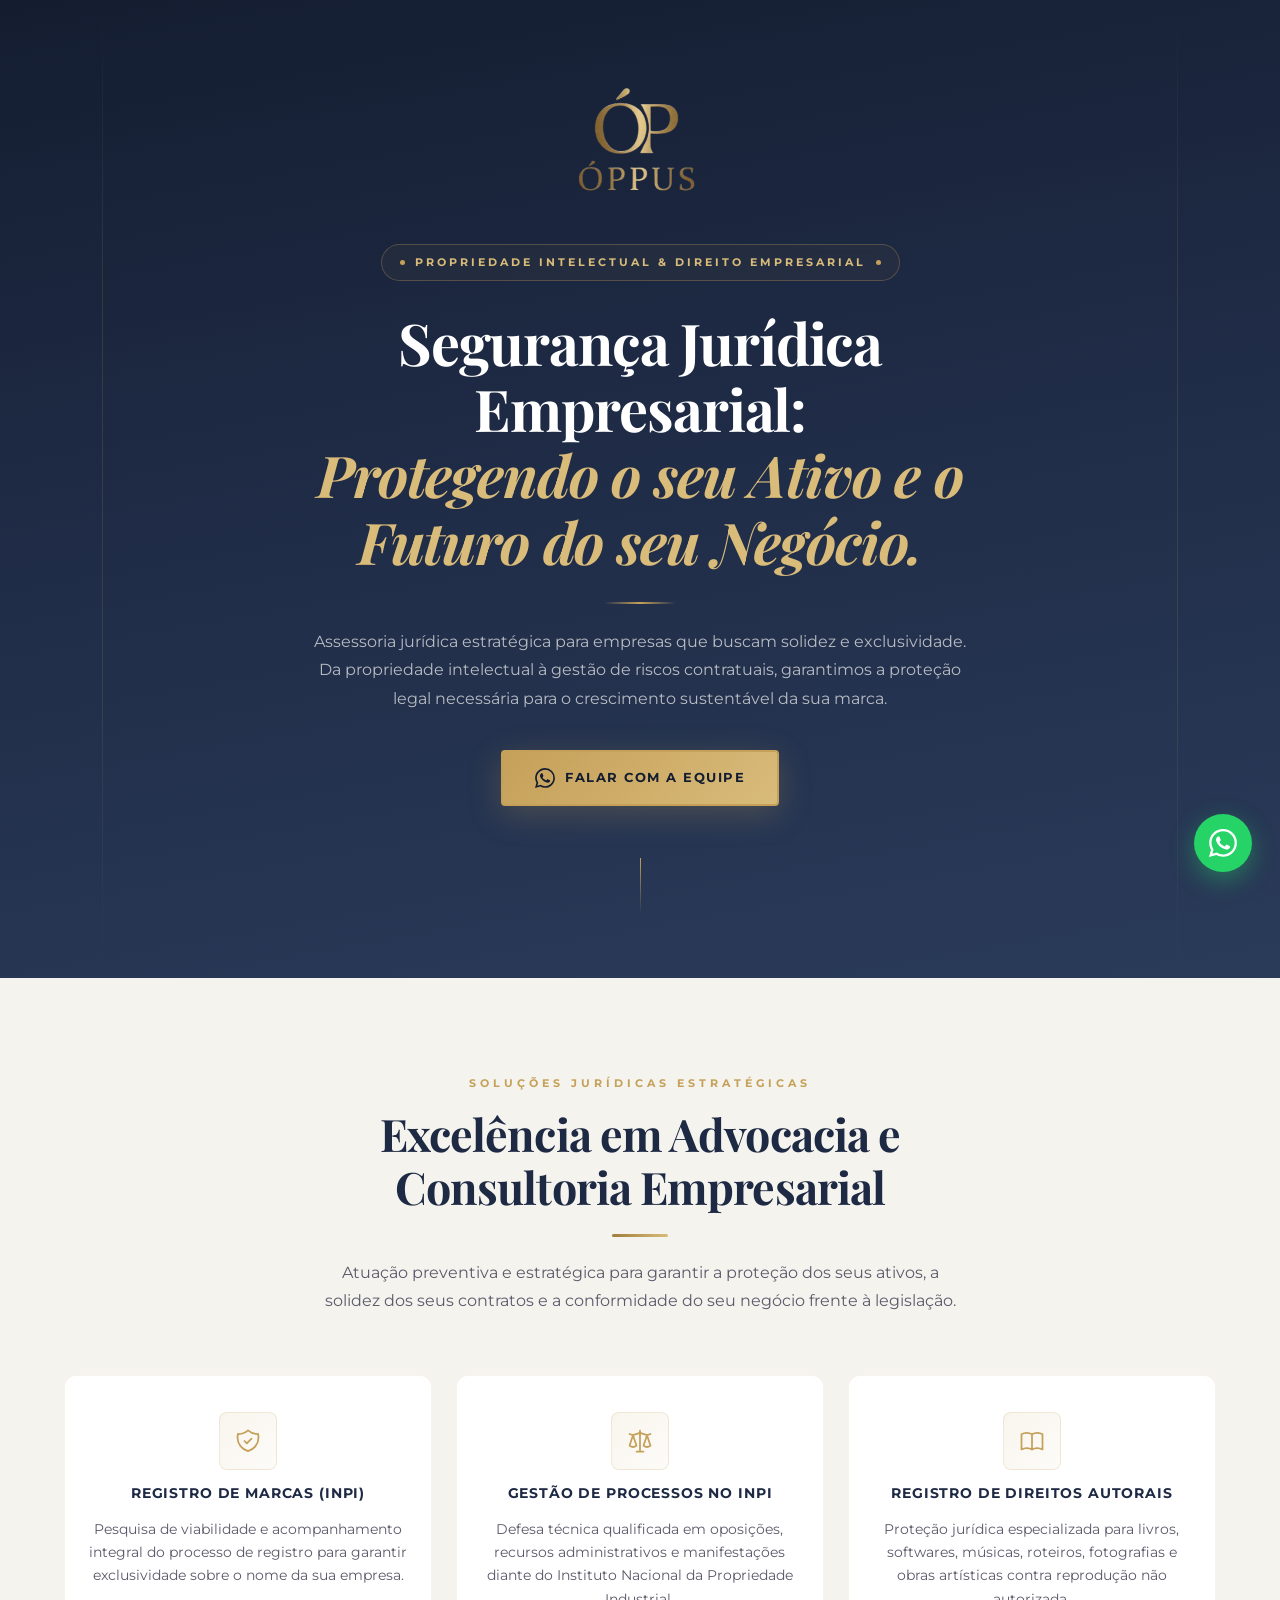
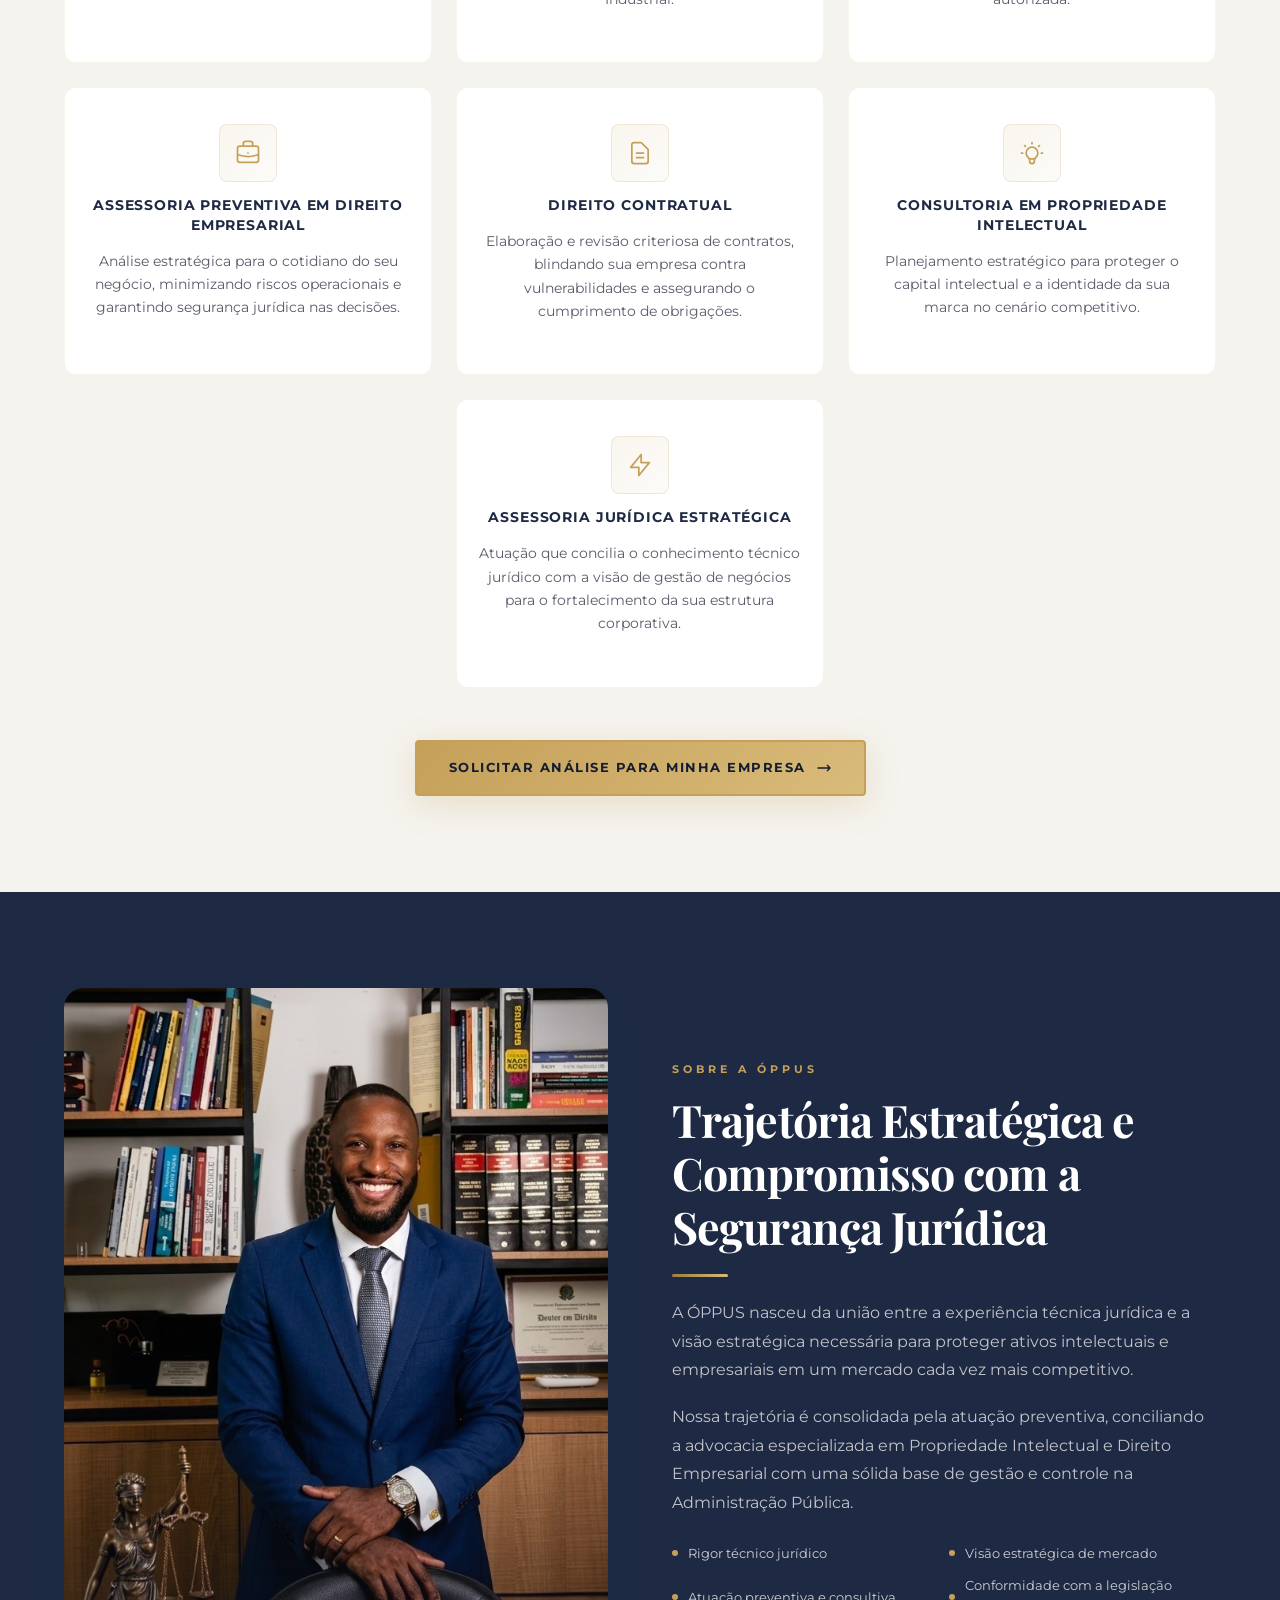
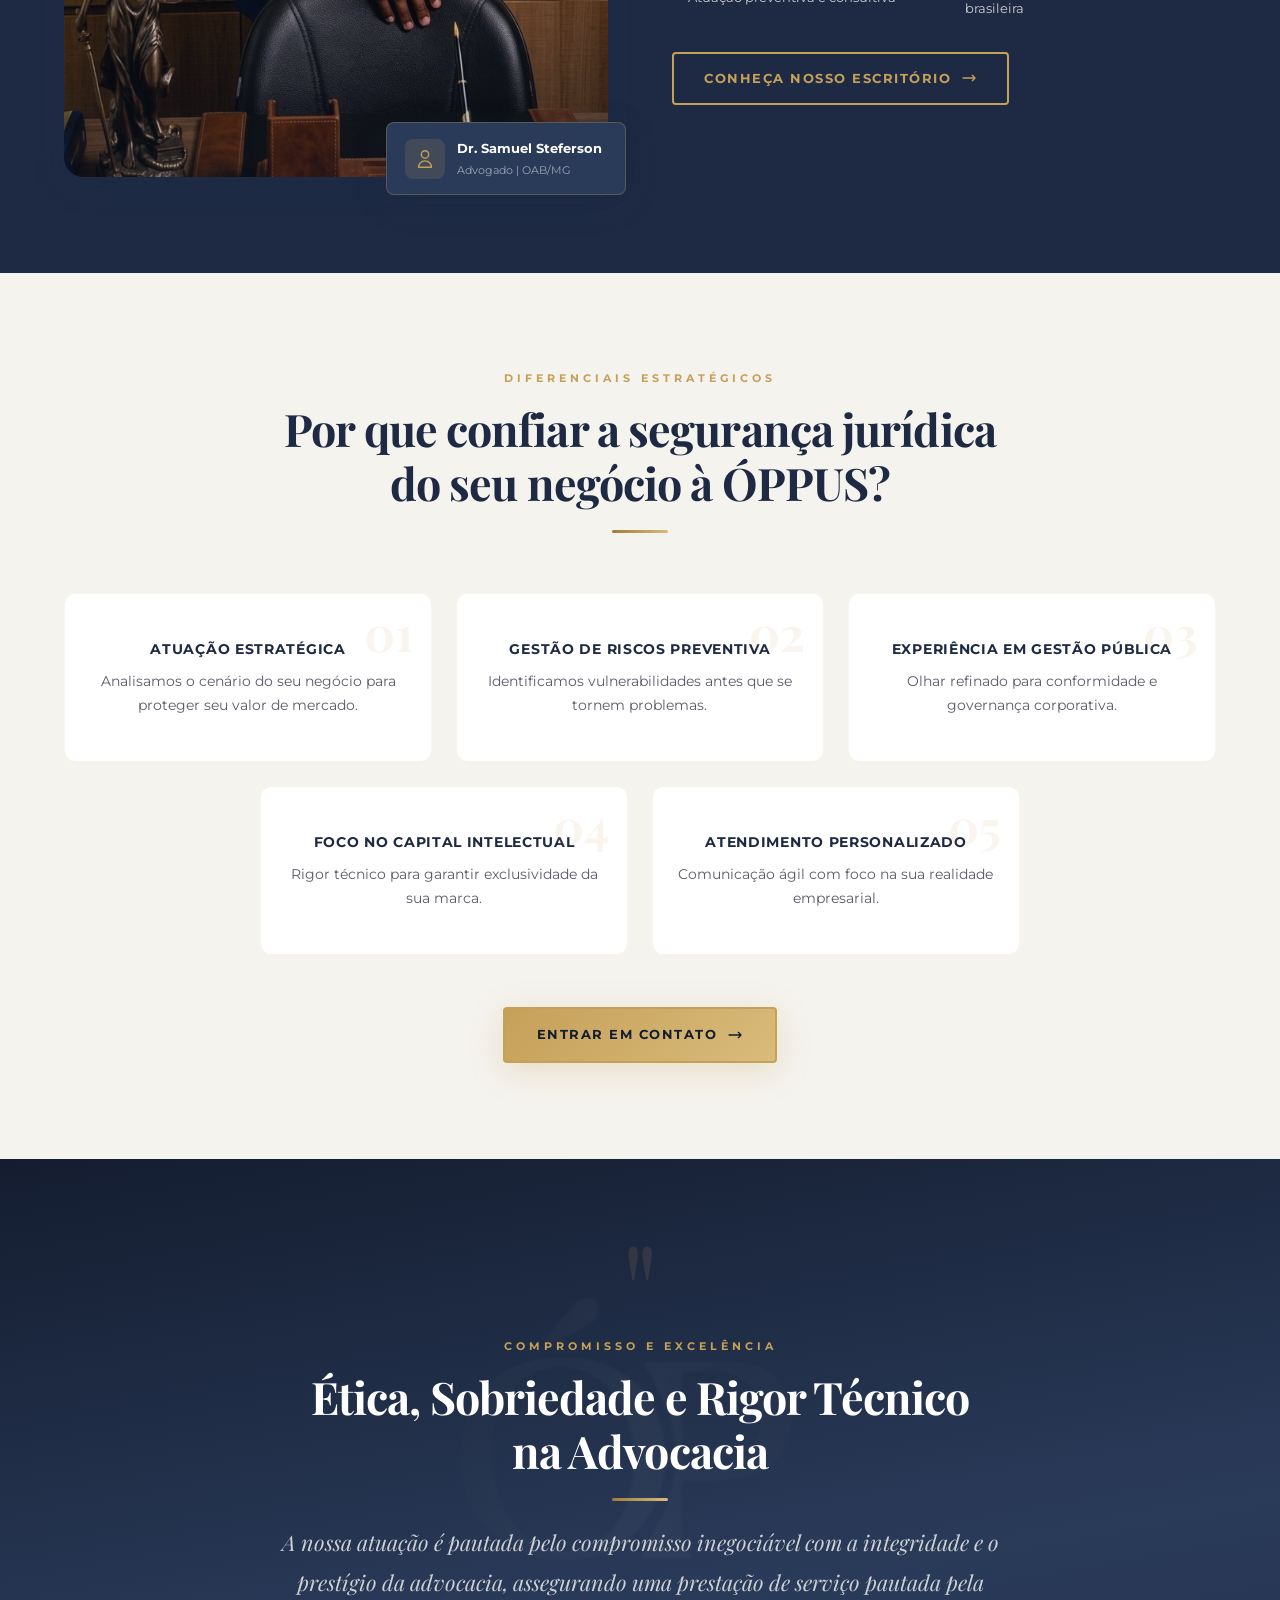
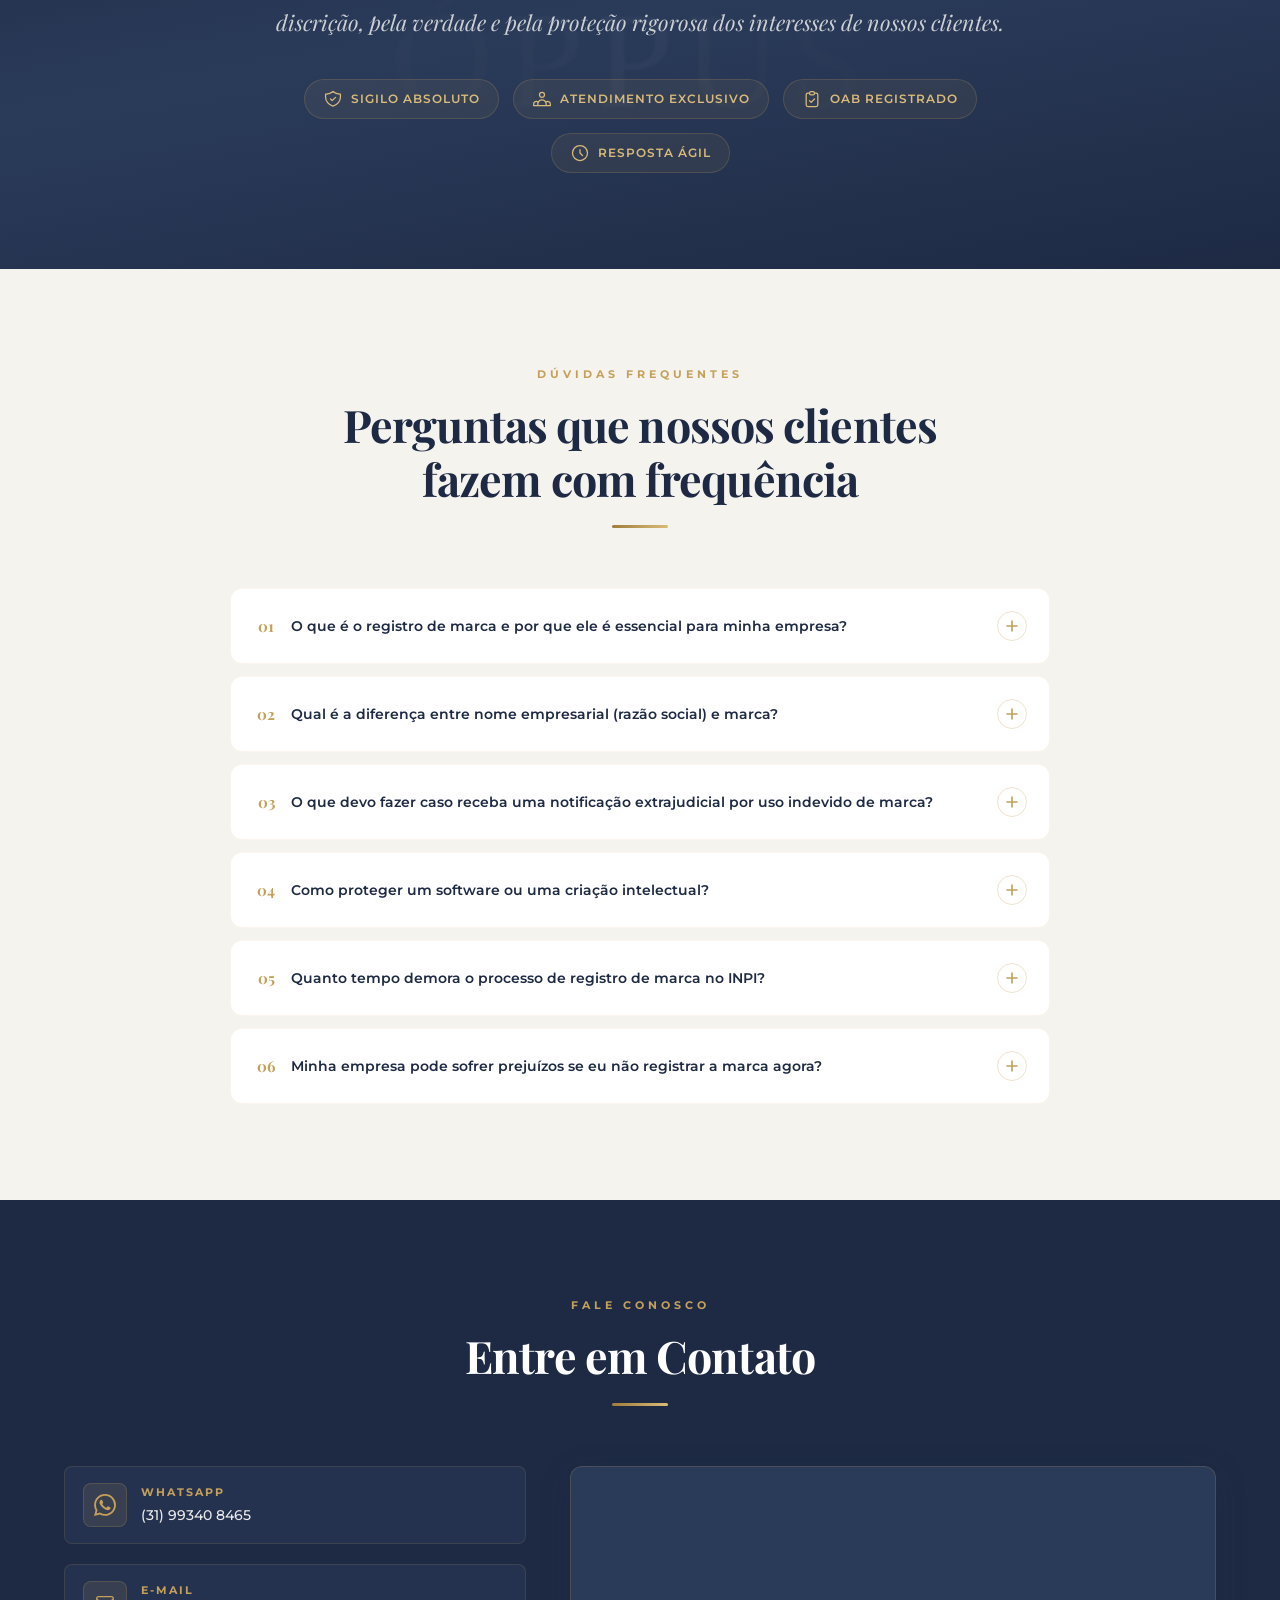
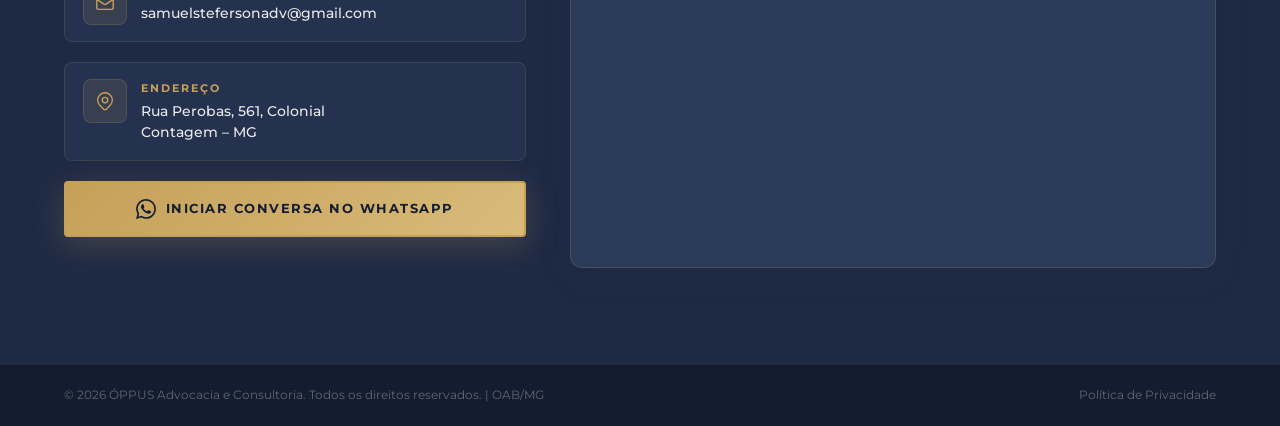
<file: index.html>
<!DOCTYPE html>
<html lang="pt-BR">
<head>
    <meta charset="UTF-8">
    <meta name="viewport" content="width=device-width, initial-scale=1.0">
    <title>ÓPPUS | Advocacia e Consultoria Empresarial</title>
    <meta name="description" content="Assessoria jurídica estratégica para empresas que buscam solidez e exclusividade. Especialistas em Propriedade Intelectual, Registro de Marcas INPI e Direito Empresarial em Contagem - MG.">
    <meta name="keywords" content="advocacia empresarial, registro de marcas INPI, propriedade intelectual, direito contratual, consultoria jurídica, Contagem MG">
    <meta property="og:title" content="ÓPPUS | Advocacia e Consultoria Empresarial">
    <meta property="og:description" content="Segurança jurídica estratégica para empresas. Propriedade Intelectual, Registro de Marcas e Direito Empresarial.">
    <meta property="og:type" content="website">

    <!-- Google Fonts -->
    <link rel="preconnect" href="https://fonts.googleapis.com">
    <link rel="preconnect" href="https://fonts.gstatic.com" crossorigin>
    <link href="https://fonts.googleapis.com/css2?family=Montserrat:wght@300;400;500;600;700;800&family=Playfair+Display:ital,wght@0,400;0,600;0,700;1,400;1,600&display=swap" rel="stylesheet">

    <link rel="stylesheet" href="style.css">
</head>
<body>

    <!-- ══════════════════════════════════════════════ -->
    <!-- DOBRA 1: HERO                                  -->
    <!-- ══════════════════════════════════════════════ -->
    <section id="hero" class="hero-section">
        <!-- Animated Background Particles -->
        <div class="hero-particles">
            <span></span><span></span><span></span><span></span>
            <span></span><span></span><span></span><span></span>
        </div>

        <!-- Decorative Gold Lines -->
        <div class="hero-deco-line hero-deco-left"></div>
        <div class="hero-deco-line hero-deco-right"></div>

        <div class="hero-inner">
            <!-- Logo -->
            <div class="hero-logo-wrap" data-animate="fade-down">
                <img src="logo-gold.png" alt="ÓPPUS Advocacia" class="hero-logo">
            </div>

            <!-- Badge -->
            <div class="hero-badge" data-animate="fade-up" data-delay="100">
                <span class="badge-dot"></span>
                <span>Propriedade Intelectual &amp; Direito Empresarial</span>
                <span class="badge-dot"></span>
            </div>

            <!-- Headline -->
            <h1 class="hero-headline" data-animate="fade-up" data-delay="200">
                Segurança Jurídica Empresarial:<br>
                <em>Protegendo o seu Ativo e o<br>Futuro do seu Negócio.</em>
            </h1>

            <!-- Divider -->
            <div class="hero-divider" data-animate="scale-in" data-delay="350"></div>

            <!-- Subheadline -->
            <p class="hero-sub" data-animate="fade-up" data-delay="400">
                Assessoria jurídica estratégica para empresas que buscam solidez e exclusividade. Da propriedade intelectual à gestão de riscos contratuais, garantimos a proteção legal necessária para o crescimento sustentável da sua marca.
            </p>

            <!-- CTA -->
            <div class="hero-cta-wrap" data-animate="fade-up" data-delay="550">
                <a href="https://api.whatsapp.com/send?phone=5531993408465&text=Olá,%20vim%20pelo%20Google%20e%20gostaria%20de%20falar%20com%20um%20advogado" target="_blank" rel="noopener" class="btn-primary" id="hero-cta">
                    <svg width="20" height="20" viewBox="0 0 24 24" fill="currentColor" xmlns="http://www.w3.org/2000/svg">
                        <path d="M17.472 14.382c-.297-.149-1.758-.867-2.03-.967-.273-.099-.471-.148-.67.15-.197.297-.767.966-.94 1.164-.173.199-.347.223-.644.075-.297-.15-1.255-.463-2.39-1.475-.883-.788-1.48-1.761-1.653-2.059-.173-.297-.018-.458.13-.606.134-.133.298-.347.446-.52.149-.174.198-.298.298-.497.099-.198.05-.371-.025-.52-.075-.149-.669-1.612-.916-2.207-.242-.579-.487-.5-.669-.51-.173-.008-.371-.01-.57-.01-.198 0-.52.074-.792.372-.272.297-1.04 1.016-1.04 2.479 0 1.462 1.065 2.875 1.213 3.074.149.198 2.096 3.2 5.077 4.487.709.306 1.262.489 1.694.625.712.227 1.36.195 1.871.118.571-.085 1.758-.719 2.006-1.413.248-.694.248-1.289.173-1.413-.074-.124-.272-.198-.57-.347m-5.421 7.403h-.004a9.87 9.87 0 01-5.031-1.378l-.361-.214-3.741.982.998-3.648-.235-.374a9.86 9.86 0 01-1.51-5.26c.001-5.45 4.436-9.884 9.888-9.884 2.64 0 5.122 1.03 6.988 2.898a9.825 9.825 0 012.893 6.994c-.003 5.45-4.437 9.884-9.885 9.884m8.413-18.297A11.815 11.815 0 0012.05 0C5.495 0 .16 5.335.157 11.892c0 2.096.547 4.142 1.588 5.945L0 24l6.335-1.662c1.746.953 3.71 1.458 5.705 1.459h.005c6.554 0 11.89-5.335 11.893-11.893a11.821 11.821 0 00-3.48-8.413z"/>
                    </svg>
                    Falar com a equipe
                </a>
            </div>

            <!-- Scroll Indicator -->
            <div class="scroll-indicator" data-animate="fade-up" data-delay="700">
                <div class="scroll-line"></div>
            </div>
        </div>
    </section>

    <!-- ══════════════════════════════════════════════ -->
    <!-- DOBRA 2: SOLUÇÕES JURÍDICAS                   -->
    <!-- ══════════════════════════════════════════════ -->
    <section id="solucoes" class="section-light">
        <div class="container">
            <div class="section-header" data-animate="fade-up">
                <p class="section-eyebrow">Soluções Jurídicas Estratégicas</p>
                <h2 class="section-title dark">Excelência em Advocacia e<br>Consultoria Empresarial</h2>
                <div class="gold-bar centered"></div>
                <p class="section-subtitle dark">
                    Atuação preventiva e estratégica para garantir a proteção dos seus ativos, a solidez dos seus contratos e a conformidade do seu negócio frente à legislação.
                </p>
            </div>

            <div class="cards-grid" data-animate="stagger">
                <!-- Card 1 -->
                <div class="service-card" data-animate="fade-up">
                    <div class="card-icon-wrap">
                        <svg width="28" height="28" viewBox="0 0 24 24" fill="none" stroke="currentColor" stroke-width="1.5">
                            <path stroke-linecap="round" stroke-linejoin="round" d="M9 12l2 2 4-4m5.618-4.016A11.955 11.955 0 0112 2.944a11.955 11.955 0 01-8.618 3.04A12.02 12.02 0 003 9c0 5.591 3.824 10.29 9 11.622 5.176-1.332 9-6.03 9-11.622 0-1.042-.133-2.052-.382-3.016z"/>
                        </svg>
                    </div>
                    <h3 class="card-title">Registro de Marcas (INPI)</h3>
                    <p class="card-text">Pesquisa de viabilidade e acompanhamento integral do processo de registro para garantir exclusividade sobre o nome da sua empresa.</p>
                    <div class="card-footer-line"></div>
                </div>

                <!-- Card 2 -->
                <div class="service-card" data-animate="fade-up">
                    <div class="card-icon-wrap">
                        <svg width="28" height="28" viewBox="0 0 24 24" fill="none" stroke="currentColor" stroke-width="1.5">
                            <path stroke-linecap="round" stroke-linejoin="round" d="M3 6l3 1m0 0l-3 9a5.002 5.002 0 006.001 0M6 7l3 9M6 7l6-2m6 2l3-1m-3 1l-3 9a5.002 5.002 0 006.001 0M18 7l3 9m-3-9l-6-2m0-2v2m0 16V5m0 16H9m3 0h3"/>
                        </svg>
                    </div>
                    <h3 class="card-title">Gestão de Processos no INPI</h3>
                    <p class="card-text">Defesa técnica qualificada em oposições, recursos administrativos e manifestações diante do Instituto Nacional da Propriedade Industrial.</p>
                    <div class="card-footer-line"></div>
                </div>

                <!-- Card 3 -->
                <div class="service-card" data-animate="fade-up">
                    <div class="card-icon-wrap">
                        <svg width="28" height="28" viewBox="0 0 24 24" fill="none" stroke="currentColor" stroke-width="1.5">
                            <path stroke-linecap="round" stroke-linejoin="round" d="M12 6.253v13m0-13C10.832 5.477 9.246 5 7.5 5S4.168 5.477 3 6.253v13C4.168 18.477 5.754 18 7.5 18s3.332.477 4.5 1.253m0-13C13.168 5.477 14.754 5 16.5 5c1.747 0 3.332.477 4.5 1.253v13C19.832 18.477 18.247 18 16.5 18c-1.746 0-3.332.477-4.5 1.253"/>
                        </svg>
                    </div>
                    <h3 class="card-title">Registro de Direitos Autorais</h3>
                    <p class="card-text">Proteção jurídica especializada para livros, softwares, músicas, roteiros, fotografias e obras artísticas contra reprodução não autorizada.</p>
                    <div class="card-footer-line"></div>
                </div>

                <!-- Card 4 -->
                <div class="service-card" data-animate="fade-up">
                    <div class="card-icon-wrap">
                        <svg width="28" height="28" viewBox="0 0 24 24" fill="none" stroke="currentColor" stroke-width="1.5">
                            <path stroke-linecap="round" stroke-linejoin="round" d="M21 13.255A23.931 23.931 0 0112 15c-3.183 0-6.22-.62-9-1.745M16 6V4a2 2 0 00-2-2h-4a2 2 0 00-2 2v2m4 6h.01M5 20h14a2 2 0 002-2V8a2 2 0 00-2-2H5a2 2 0 00-2 2v10a2 2 0 002 2z"/>
                        </svg>
                    </div>
                    <h3 class="card-title">Assessoria Preventiva em Direito Empresarial</h3>
                    <p class="card-text">Análise estratégica para o cotidiano do seu negócio, minimizando riscos operacionais e garantindo segurança jurídica nas decisões.</p>
                    <div class="card-footer-line"></div>
                </div>

                <!-- Card 5 -->
                <div class="service-card" data-animate="fade-up">
                    <div class="card-icon-wrap">
                        <svg width="28" height="28" viewBox="0 0 24 24" fill="none" stroke="currentColor" stroke-width="1.5">
                            <path stroke-linecap="round" stroke-linejoin="round" d="M9 12h6m-6 4h6m2 5H7a2 2 0 01-2-2V5a2 2 0 012-2h5.586a1 1 0 01.707.293l5.414 5.414a1 1 0 01.293.707V19a2 2 0 01-2 2z"/>
                        </svg>
                    </div>
                    <h3 class="card-title">Direito Contratual</h3>
                    <p class="card-text">Elaboração e revisão criteriosa de contratos, blindando sua empresa contra vulnerabilidades e assegurando o cumprimento de obrigações.</p>
                    <div class="card-footer-line"></div>
                </div>

                <!-- Card 6 -->
                <div class="service-card" data-animate="fade-up">
                    <div class="card-icon-wrap">
                        <svg width="28" height="28" viewBox="0 0 24 24" fill="none" stroke="currentColor" stroke-width="1.5">
                            <path stroke-linecap="round" stroke-linejoin="round" d="M9.663 17h4.673M12 3v1m6.364 1.636l-.707.707M21 12h-1M4 12H3m3.343-5.657l-.707-.707m2.828 9.9a5 5 0 117.072 0l-.548.547A3.374 3.374 0 0014 18.469V19a2 2 0 11-4 0v-.531c0-.895-.356-1.754-.988-2.386l-.548-.547z"/>
                        </svg>
                    </div>
                    <h3 class="card-title">Consultoria em Propriedade Intelectual</h3>
                    <p class="card-text">Planejamento estratégico para proteger o capital intelectual e a identidade da sua marca no cenário competitivo.</p>
                    <div class="card-footer-line"></div>
                </div>

                <!-- Card 7 -->
                <div class="service-card service-card--wide" data-animate="fade-up">
                    <div class="card-icon-wrap">
                        <svg width="28" height="28" viewBox="0 0 24 24" fill="none" stroke="currentColor" stroke-width="1.5">
                            <path stroke-linecap="round" stroke-linejoin="round" d="M13 10V3L4 14h7v7l9-11h-7z"/>
                        </svg>
                    </div>
                    <h3 class="card-title">Assessoria Jurídica Estratégica</h3>
                    <p class="card-text">Atuação que concilia o conhecimento técnico jurídico com a visão de gestão de negócios para o fortalecimento da sua estrutura corporativa.</p>
                    <div class="card-footer-line"></div>
                </div>
            </div>

            <!-- CTA -->
            <div class="section-cta" data-animate="fade-up">
                <a href="https://api.whatsapp.com/send?phone=5531993408465&text=Olá,%20vim%20pelo%20Google%20e%20gostaria%20de%20falar%20com%20um%20advogado" target="_blank" rel="noopener" class="btn-primary" id="solucoes-cta">
                    Solicitar análise para minha empresa
                    <svg width="16" height="16" viewBox="0 0 24 24" fill="none" stroke="currentColor" stroke-width="2">
                        <path stroke-linecap="round" stroke-linejoin="round" d="M17 8l4 4m0 0l-4 4m4-4H3"/>
                    </svg>
                </a>
            </div>
        </div>
    </section>

    <!-- ══════════════════════════════════════════════ -->
    <!-- DOBRA 3: SOBRE A ÓPPUS                        -->
    <!-- ══════════════════════════════════════════════ -->
    <section id="sobre" class="section-dark">
        <div class="container">
            <div class="about-grid">
                <!-- Image Column -->
                <div class="about-image-col" data-animate="fade-right">
                    <div class="about-image-frame">
                        <img src="advogado.jpeg" alt="Dr. Samuel Steferson – Advogado ÓPPUS" class="about-image">
                        <div class="about-image-overlay"></div>
                        <!-- Gold corner decorations -->
                        <div class="corner-deco corner-tl"></div>
                        <div class="corner-deco corner-br"></div>
                    </div>
                    <!-- Floating stat card -->
                    <div class="about-stat-card">
                        <div class="stat-icon">
                            <svg width="22" height="22" viewBox="0 0 24 24" fill="none" stroke="currentColor" stroke-width="1.5">
                                <path stroke-linecap="round" stroke-linejoin="round" d="M16 7a4 4 0 11-8 0 4 4 0 018 0zM12 14a7 7 0 00-7 7h14a7 7 0 00-7-7z"/>
                            </svg>
                        </div>
                        <div>
                            <strong>Dr. Samuel Steferson</strong>
                            <span>Advogado | OAB/MG</span>
                        </div>
                    </div>
                </div>

                <!-- Text Column -->
                <div class="about-text-col" data-animate="fade-left">
                    <p class="section-eyebrow gold">Sobre a ÓPPUS</p>
                    <h2 class="section-title light">Trajetória Estratégica e Compromisso com a Segurança Jurídica</h2>
                    <div class="gold-bar"></div>
                    <p class="body-text light">
                        A ÓPPUS nasceu da união entre a experiência técnica jurídica e a visão estratégica necessária para proteger ativos intelectuais e empresariais em um mercado cada vez mais competitivo.
                    </p>
                    <p class="body-text light">
                        Nossa trajetória é consolidada pela atuação preventiva, conciliando a advocacia especializada em Propriedade Intelectual e Direito Empresarial com uma sólida base de gestão e controle na Administração Pública.
                    </p>

                    <!-- Pillars -->
                    <div class="about-pillars">
                        <div class="pillar-item">
                            <div class="pillar-dot"></div>
                            <span>Rigor técnico jurídico</span>
                        </div>
                        <div class="pillar-item">
                            <div class="pillar-dot"></div>
                            <span>Visão estratégica de mercado</span>
                        </div>
                        <div class="pillar-item">
                            <div class="pillar-dot"></div>
                            <span>Atuação preventiva e consultiva</span>
                        </div>
                        <div class="pillar-item">
                            <div class="pillar-dot"></div>
                            <span>Conformidade com a legislação brasileira</span>
                        </div>
                    </div>

                    <a href="https://api.whatsapp.com/send?phone=5531993408465&text=Olá,%20vim%20pelo%20Google%20e%20gostaria%20de%20falar%20com%20um%20advogado" target="_blank" rel="noopener" class="btn-outline" id="sobre-cta">
                        Conheça nosso escritório
                        <svg width="16" height="16" viewBox="0 0 24 24" fill="none" stroke="currentColor" stroke-width="2">
                            <path stroke-linecap="round" stroke-linejoin="round" d="M17 8l4 4m0 0l-4 4m4-4H3"/>
                        </svg>
                    </a>
                </div>
            </div>
        </div>
    </section>

    <!-- ══════════════════════════════════════════════ -->
    <!-- DOBRA 4: DIFERENCIAIS                         -->
    <!-- ══════════════════════════════════════════════ -->
    <section id="diferenciais" class="section-light">
        <div class="container">
            <div class="section-header" data-animate="fade-up">
                <p class="section-eyebrow">Diferenciais Estratégicos</p>
                <h2 class="section-title dark">Por que confiar a segurança jurídica<br>do seu negócio à ÓPPUS?</h2>
                <div class="gold-bar centered"></div>
            </div>

            <div class="diff-grid" data-animate="stagger">
                <div class="diff-card" data-animate="fade-up">
                    <div class="diff-number">01</div>
                    <div class="diff-content">
                        <h3 class="diff-title">Atuação Estratégica</h3>
                        <p class="diff-text">Analisamos o cenário do seu negócio para proteger seu valor de mercado.</p>
                    </div>
                    <div class="diff-bar"></div>
                </div>

                <div class="diff-card" data-animate="fade-up">
                    <div class="diff-number">02</div>
                    <div class="diff-content">
                        <h3 class="diff-title">Gestão de Riscos Preventiva</h3>
                        <p class="diff-text">Identificamos vulnerabilidades antes que se tornem problemas.</p>
                    </div>
                    <div class="diff-bar"></div>
                </div>

                <div class="diff-card" data-animate="fade-up">
                    <div class="diff-number">03</div>
                    <div class="diff-content">
                        <h3 class="diff-title">Experiência em Gestão Pública</h3>
                        <p class="diff-text">Olhar refinado para conformidade e governança corporativa.</p>
                    </div>
                    <div class="diff-bar"></div>
                </div>

                <div class="diff-card" data-animate="fade-up">
                    <div class="diff-number">04</div>
                    <div class="diff-content">
                        <h3 class="diff-title">Foco no Capital Intelectual</h3>
                        <p class="diff-text">Rigor técnico para garantir exclusividade da sua marca.</p>
                    </div>
                    <div class="diff-bar"></div>
                </div>

                <div class="diff-card" data-animate="fade-up">
                    <div class="diff-number">05</div>
                    <div class="diff-content">
                        <h3 class="diff-title">Atendimento Personalizado</h3>
                        <p class="diff-text">Comunicação ágil com foco na sua realidade empresarial.</p>
                    </div>
                    <div class="diff-bar"></div>
                </div>
            </div>

            <div class="section-cta" data-animate="fade-up">
                <a href="https://api.whatsapp.com/send?phone=5531993408465&text=Olá,%20vim%20pelo%20Google%20e%20gostaria%20de%20falar%20com%20um%20advogado" target="_blank" rel="noopener" class="btn-primary" id="diff-cta">
                    Entrar em contato
                    <svg width="16" height="16" viewBox="0 0 24 24" fill="none" stroke="currentColor" stroke-width="2">
                        <path stroke-linecap="round" stroke-linejoin="round" d="M17 8l4 4m0 0l-4 4m4-4H3"/>
                    </svg>
                </a>
            </div>
        </div>
    </section>

    <!-- ══════════════════════════════════════════════ -->
    <!-- DOBRA 5: COMPROMISSO                          -->
    <!-- ══════════════════════════════════════════════ -->
    <section id="compromisso" class="section-dark section-compromisso">
        <div class="compromisso-bg-deco">
            <img src="logo-gold.png" alt="" class="compromisso-watermark" aria-hidden="true">
        </div>
        <div class="container">
            <div class="compromisso-inner" data-animate="fade-up">
                <div class="quote-marks">"</div>
                <p class="section-eyebrow gold">Compromisso e Excelência</p>
                <h2 class="section-title light">Ética, Sobriedade e Rigor Técnico<br>na Advocacia</h2>
                <div class="gold-bar centered"></div>
                <p class="compromisso-quote">
                    A nossa atuação é pautada pelo compromisso inegociável com a integridade e o prestígio da advocacia, assegurando uma prestação de serviço pautada pela discrição, pela verdade e pela proteção rigorosa dos interesses de nossos clientes.
                </p>

                <!-- Trust Badges -->
                <div class="trust-badges">
                    <div class="trust-badge">
                        <svg width="20" height="20" viewBox="0 0 24 24" fill="none" stroke="currentColor" stroke-width="1.5">
                            <path stroke-linecap="round" stroke-linejoin="round" d="M9 12l2 2 4-4m5.618-4.016A11.955 11.955 0 0112 2.944a11.955 11.955 0 01-8.618 3.04A12.02 12.02 0 003 9c0 5.591 3.824 10.29 9 11.622 5.176-1.332 9-6.03 9-11.622 0-1.042-.133-2.052-.382-3.016z"/>
                        </svg>
                        <span>Sigilo Absoluto</span>
                    </div>
                    <div class="trust-badge">
                        <svg width="20" height="20" viewBox="0 0 24 24" fill="none" stroke="currentColor" stroke-width="1.5">
                            <path stroke-linecap="round" stroke-linejoin="round" d="M17 20h5v-2a3 3 0 00-5.356-1.857M17 20H7m10 0v-2c0-.656-.126-1.283-.356-1.857M7 20H2v-2a3 3 0 015.356-1.857M7 20v-2c0-.656.126-1.283.356-1.857m0 0a5.002 5.002 0 019.288 0M15 7a3 3 0 11-6 0 3 3 0 016 0z"/>
                        </svg>
                        <span>Atendimento Exclusivo</span>
                    </div>
                    <div class="trust-badge">
                        <svg width="20" height="20" viewBox="0 0 24 24" fill="none" stroke="currentColor" stroke-width="1.5">
                            <path stroke-linecap="round" stroke-linejoin="round" d="M9 5H7a2 2 0 00-2 2v12a2 2 0 002 2h10a2 2 0 002-2V7a2 2 0 00-2-2h-2M9 5a2 2 0 002 2h2a2 2 0 002-2M9 5a2 2 0 012-2h2a2 2 0 012 2m-6 9l2 2 4-4"/>
                        </svg>
                        <span>OAB Registrado</span>
                    </div>
                    <div class="trust-badge">
                        <svg width="20" height="20" viewBox="0 0 24 24" fill="none" stroke="currentColor" stroke-width="1.5">
                            <path stroke-linecap="round" stroke-linejoin="round" d="M12 8v4l3 3m6-3a9 9 0 11-18 0 9 9 0 0118 0z"/>
                        </svg>
                        <span>Resposta Ágil</span>
                    </div>
                </div>
            </div>
        </div>
    </section>

    <!-- ══════════════════════════════════════════════ -->
    <!-- DOBRA 6: FAQ                                   -->
    <!-- ══════════════════════════════════════════════ -->
    <section id="faq" class="section-light">
        <div class="container">
            <div class="section-header" data-animate="fade-up">
                <p class="section-eyebrow">Dúvidas Frequentes</p>
                <h2 class="section-title dark">Perguntas que nossos clientes<br>fazem com frequência</h2>
                <div class="gold-bar centered"></div>
            </div>

            <div class="faq-layout" data-animate="fade-up">
                <div class="faq-list">
                    <!-- FAQ 1 -->
                    <div class="faq-item" id="faq-1">
                        <button class="faq-trigger" aria-expanded="false" aria-controls="faq-body-1">
                            <span class="faq-num">01</span>
                            <span class="faq-question">O que é o registro de marca e por que ele é essencial para minha empresa?</span>
                            <span class="faq-icon" aria-hidden="true">
                                <svg width="20" height="20" viewBox="0 0 24 24" fill="none" stroke="currentColor" stroke-width="2">
                                    <path stroke-linecap="round" stroke-linejoin="round" d="M12 6v12m6-6H6"/>
                                </svg>
                            </span>
                        </button>
                        <div class="faq-body" id="faq-body-1" role="region">
                            <p>O registro de marca no INPI é a única forma de garantir a propriedade exclusiva do seu nome ou logotipo, evitando que terceiros utilizem a sua marca indevidamente e trazendo segurança jurídica para o seu negócio.</p>
                        </div>
                    </div>

                    <!-- FAQ 2 -->
                    <div class="faq-item" id="faq-2">
                        <button class="faq-trigger" aria-expanded="false" aria-controls="faq-body-2">
                            <span class="faq-num">02</span>
                            <span class="faq-question">Qual é a diferença entre nome empresarial (razão social) e marca?</span>
                            <span class="faq-icon" aria-hidden="true">
                                <svg width="20" height="20" viewBox="0 0 24 24" fill="none" stroke="currentColor" stroke-width="2">
                                    <path stroke-linecap="round" stroke-linejoin="round" d="M12 6v12m6-6H6"/>
                                </svg>
                            </span>
                        </button>
                        <div class="faq-body" id="faq-body-2" role="region">
                            <p>O nome empresarial protege sua empresa como entidade na Junta Comercial, mas não garante exclusividade sobre o uso do nome como marca de produtos ou serviços. O registro no INPI é o que confere o direito de uso exclusivo em todo o território nacional.</p>
                        </div>
                    </div>

                    <!-- FAQ 3 -->
                    <div class="faq-item" id="faq-3">
                        <button class="faq-trigger" aria-expanded="false" aria-controls="faq-body-3">
                            <span class="faq-num">03</span>
                            <span class="faq-question">O que devo fazer caso receba uma notificação extrajudicial por uso indevido de marca?</span>
                            <span class="faq-icon" aria-hidden="true">
                                <svg width="20" height="20" viewBox="0 0 24 24" fill="none" stroke="currentColor" stroke-width="2">
                                    <path stroke-linecap="round" stroke-linejoin="round" d="M12 6v12m6-6H6"/>
                                </svg>
                            </span>
                        </button>
                        <div class="faq-body" id="faq-body-3" role="region">
                            <p>É fundamental buscar uma análise técnica imediata de um advogado especialista em Propriedade Intelectual. A defesa estratégica é crucial para avaliar a viabilidade do registro e definir os próximos passos, evitando danos financeiros ou a perda da marca.</p>
                        </div>
                    </div>

                    <!-- FAQ 4 -->
                    <div class="faq-item" id="faq-4">
                        <button class="faq-trigger" aria-expanded="false" aria-controls="faq-body-4">
                            <span class="faq-num">04</span>
                            <span class="faq-question">Como proteger um software ou uma criação intelectual?</span>
                            <span class="faq-icon" aria-hidden="true">
                                <svg width="20" height="20" viewBox="0 0 24 24" fill="none" stroke="currentColor" stroke-width="2">
                                    <path stroke-linecap="round" stroke-linejoin="round" d="M12 6v12m6-6H6"/>
                                </svg>
                            </span>
                        </button>
                        <div class="faq-body" id="faq-body-4" role="region">
                            <p>Além do registro de marcas, oferecemos assessoria para o registro de direitos autorais de obras artísticas, softwares e outros ativos intangíveis, garantindo que a sua inovação esteja legalmente protegida.</p>
                        </div>
                    </div>

                    <!-- FAQ 5 -->
                    <div class="faq-item" id="faq-5">
                        <button class="faq-trigger" aria-expanded="false" aria-controls="faq-body-5">
                            <span class="faq-num">05</span>
                            <span class="faq-question">Quanto tempo demora o processo de registro de marca no INPI?</span>
                            <span class="faq-icon" aria-hidden="true">
                                <svg width="20" height="20" viewBox="0 0 24 24" fill="none" stroke="currentColor" stroke-width="2">
                                    <path stroke-linecap="round" stroke-linejoin="round" d="M12 6v12m6-6H6"/>
                                </svg>
                            </span>
                        </button>
                        <div class="faq-body" id="faq-body-5" role="region">
                            <p>O trâmite administrativo possui etapas específicas e prazos regulamentados. O acompanhamento constante por um escritório especializado é essencial para monitorar o andamento, responder a possíveis oposições e garantir que nenhum prazo seja perdido.</p>
                        </div>
                    </div>

                    <!-- FAQ 6 -->
                    <div class="faq-item" id="faq-6">
                        <button class="faq-trigger" aria-expanded="false" aria-controls="faq-body-6">
                            <span class="faq-num">06</span>
                            <span class="faq-question">Minha empresa pode sofrer prejuízos se eu não registrar a marca agora?</span>
                            <span class="faq-icon" aria-hidden="true">
                                <svg width="20" height="20" viewBox="0 0 24 24" fill="none" stroke="currentColor" stroke-width="2">
                                    <path stroke-linecap="round" stroke-linejoin="round" d="M12 6v12m6-6H6"/>
                                </svg>
                            </span>
                        </button>
                        <div class="faq-body" id="faq-body-6" role="region">
                            <p>Sim. Sem o registro, você corre o risco de ser impedido de utilizar a sua marca por decisão judicial ou administrativa, além de perder todo o investimento feito em marketing e branding ao ter de mudar o nome do seu negócio repentinamente.</p>
                        </div>
                    </div>
                </div>
            </div>
        </div>
    </section>

    <!-- ══════════════════════════════════════════════ -->
    <!-- DOBRA 7: CONTATO                              -->
    <!-- ══════════════════════════════════════════════ -->
    <section id="contato" class="section-dark">
        <div class="container">
            <div class="section-header" data-animate="fade-up">
                <p class="section-eyebrow gold">Fale Conosco</p>
                <h2 class="section-title light">Entre em Contato</h2>
                <div class="gold-bar centered"></div>
            </div>

            <div class="contato-grid" data-animate="fade-up">
                <!-- Contact Info -->
                <div class="contato-info">
                    <div class="contact-item">
                        <div class="contact-icon">
                            <svg width="22" height="22" viewBox="0 0 24 24" fill="currentColor">
                                <path d="M17.472 14.382c-.297-.149-1.758-.867-2.03-.967-.273-.099-.471-.148-.67.15-.197.297-.767.966-.94 1.164-.173.199-.347.223-.644.075-.297-.15-1.255-.463-2.39-1.475-.883-.788-1.48-1.761-1.653-2.059-.173-.297-.018-.458.13-.606.134-.133.298-.347.446-.52.149-.174.198-.298.298-.497.099-.198.05-.371-.025-.52-.075-.149-.669-1.612-.916-2.207-.242-.579-.487-.5-.669-.51-.173-.008-.371-.01-.57-.01-.198 0-.52.074-.792.372-.272.297-1.04 1.016-1.04 2.479 0 1.462 1.065 2.875 1.213 3.074.149.198 2.096 3.2 5.077 4.487.709.306 1.262.489 1.694.625.712.227 1.36.195 1.871.118.571-.085 1.758-.719 2.006-1.413.248-.694.248-1.289.173-1.413-.074-.124-.272-.198-.57-.347m-5.421 7.403h-.004a9.87 9.87 0 01-5.031-1.378l-.361-.214-3.741.982.998-3.648-.235-.374a9.86 9.86 0 01-1.51-5.26c.001-5.45 4.436-9.884 9.888-9.884 2.64 0 5.122 1.03 6.988 2.898a9.825 9.825 0 012.893 6.994c-.003 5.45-4.437 9.884-9.885 9.884m8.413-18.297A11.815 11.815 0 0012.05 0C5.495 0 .16 5.335.157 11.892c0 2.096.547 4.142 1.588 5.945L0 24l6.335-1.662c1.746.953 3.71 1.458 5.705 1.459h.005c6.554 0 11.89-5.335 11.893-11.893a11.821 11.821 0 00-3.48-8.413z"/>
                            </svg>
                        </div>
                        <div class="contact-details">
                            <span class="contact-label">WhatsApp</span>
                            <a href="https://api.whatsapp.com/send?phone=5531993408465&text=Olá,%20vim%20pelo%20Google%20e%20gostaria%20de%20falar%20com%20um%20advogado" target="_blank" rel="noopener" class="contact-value">(31) 99340 8465</a>
                        </div>
                    </div>

                    <div class="contact-item">
                        <div class="contact-icon">
                            <svg width="22" height="22" viewBox="0 0 24 24" fill="none" stroke="currentColor" stroke-width="1.5">
                                <path stroke-linecap="round" stroke-linejoin="round" d="M3 8l7.89 5.26a2 2 0 002.22 0L21 8M5 19h14a2 2 0 002-2V7a2 2 0 00-2-2H5a2 2 0 00-2 2v10a2 2 0 002 2z"/>
                            </svg>
                        </div>
                        <div class="contact-details">
                            <span class="contact-label">E-mail</span>
                            <a href="mailto:samuelstefersonadv@gmail.com" class="contact-value">samuelstefersonadv@gmail.com</a>
                        </div>
                    </div>

                    <div class="contact-item">
                        <div class="contact-icon">
                            <svg width="22" height="22" viewBox="0 0 24 24" fill="none" stroke="currentColor" stroke-width="1.5">
                                <path stroke-linecap="round" stroke-linejoin="round" d="M17.657 16.657L13.414 20.9a1.998 1.998 0 01-2.827 0l-4.244-4.243a8 8 0 1111.314 0z"/>
                                <path stroke-linecap="round" stroke-linejoin="round" d="M15 11a3 3 0 11-6 0 3 3 0 016 0z"/>
                            </svg>
                        </div>
                        <div class="contact-details">
                            <span class="contact-label">Endereço</span>
                            <a href="https://www.google.com/maps/search/?api=1&query=Rua+Perobas,+561,+Colonial,+Contagem+-+MG" target="_blank" rel="noopener" class="contact-value">Rua Perobas, 561, Colonial<br>Contagem – MG</a>
                        </div>
                    </div>

                    <a href="https://api.whatsapp.com/send?phone=5531993408465&text=Olá,%20vim%20pelo%20Google%20e%20gostaria%20de%20falar%20com%20um%20advogado" target="_blank" rel="noopener" class="btn-primary" id="contato-cta">
                        <svg width="20" height="20" viewBox="0 0 24 24" fill="currentColor">
                            <path d="M17.472 14.382c-.297-.149-1.758-.867-2.03-.967-.273-.099-.471-.148-.67.15-.197.297-.767.966-.94 1.164-.173.199-.347.223-.644.075-.297-.15-1.255-.463-2.39-1.475-.883-.788-1.48-1.761-1.653-2.059-.173-.297-.018-.458.13-.606.134-.133.298-.347.446-.52.149-.174.198-.298.298-.497.099-.198.05-.371-.025-.52-.075-.149-.669-1.612-.916-2.207-.242-.579-.487-.5-.669-.51-.173-.008-.371-.01-.57-.01-.198 0-.52.074-.792.372-.272.297-1.04 1.016-1.04 2.479 0 1.462 1.065 2.875 1.213 3.074.149.198 2.096 3.2 5.077 4.487.709.306 1.262.489 1.694.625.712.227 1.36.195 1.871.118.571-.085 1.758-.719 2.006-1.413.248-.694.248-1.289.173-1.413-.074-.124-.272-.198-.57-.347m-5.421 7.403h-.004a9.87 9.87 0 01-5.031-1.378l-.361-.214-3.741.982.998-3.648-.235-.374a9.86 9.86 0 01-1.51-5.26c.001-5.45 4.436-9.884 9.888-9.884 2.64 0 5.122 1.03 6.988 2.898a9.825 9.825 0 012.893 6.994c-.003 5.45-4.437 9.884-9.885 9.884m8.413-18.297A11.815 11.815 0 0012.05 0C5.495 0 .16 5.335.157 11.892c0 2.096.547 4.142 1.588 5.945L0 24l6.335-1.662c1.746.953 3.71 1.458 5.705 1.459h.005c6.554 0 11.89-5.335 11.893-11.893a11.821 11.821 0 00-3.48-8.413z"/>
                        </svg>
                        Iniciar Conversa no WhatsApp
                    </a>
                </div>

                <!-- Map -->
                <div class="contato-map">
                    <iframe
                        title="Localização ÓPPUS – Rua Perobas, 561, Colonial, Contagem – MG"
                        src="https://maps.google.com/maps?q=Rua+Perobas+561+Colonial+Contagem+MG+Brasil&output=embed&z=15"
                        width="100%"
                        height="100%"
                        style="border:0;"
                        allowfullscreen=""
                        loading="lazy"
                        referrerpolicy="no-referrer-when-downgrade">
                    </iframe>
                </div>
            </div>
        </div>
    </section>

    <!-- ══════════════════════════════════════════════ -->
    <!-- FOOTER                                        -->
    <!-- ══════════════════════════════════════════════ -->
    <footer id="footer">
        <div class="footer-bottom footer-only">
            <div class="container">
                <div class="footer-bottom-inner">
                    <p>© 2026 ÓPPUS Advocacia e Consultoria. Todos os direitos reservados. | OAB/MG</p>
                    <div class="footer-bottom-links">
                        <a href="politica-de-privacidade.html">Política de Privacidade</a>
                    </div>
                </div>
            </div>
        </div>
    </footer>

    <!-- WhatsApp Floating Button -->
    <a href="https://api.whatsapp.com/send?phone=5531993408465&text=Olá,%20vim%20pelo%20Google%20e%20gostaria%20de%20falar%20com%20um%20advogado"
       target="_blank" rel="noopener"
       class="whatsapp-float"
       id="whatsapp-float"
       aria-label="Falar pelo WhatsApp">
        <svg width="28" height="28" viewBox="0 0 24 24" fill="currentColor">
            <path d="M17.472 14.382c-.297-.149-1.758-.867-2.03-.967-.273-.099-.471-.148-.67.15-.197.297-.767.966-.94 1.164-.173.199-.347.223-.644.075-.297-.15-1.255-.463-2.39-1.475-.883-.788-1.48-1.761-1.653-2.059-.173-.297-.018-.458.13-.606.134-.133.298-.347.446-.52.149-.174.198-.298.298-.497.099-.198.05-.371-.025-.52-.075-.149-.669-1.612-.916-2.207-.242-.579-.487-.5-.669-.51-.173-.008-.371-.01-.57-.01-.198 0-.52.074-.792.372-.272.297-1.04 1.016-1.04 2.479 0 1.462 1.065 2.875 1.213 3.074.149.198 2.096 3.2 5.077 4.487.709.306 1.262.489 1.694.625.712.227 1.36.195 1.871.118.571-.085 1.758-.719 2.006-1.413.248-.694.248-1.289.173-1.413-.074-.124-.272-.198-.57-.347m-5.421 7.403h-.004a9.87 9.87 0 01-5.031-1.378l-.361-.214-3.741.982.998-3.648-.235-.374a9.86 9.86 0 01-1.51-5.26c.001-5.45 4.436-9.884 9.888-9.884 2.64 0 5.122 1.03 6.988 2.898a9.825 9.825 0 012.893 6.994c-.003 5.45-4.437 9.884-9.885 9.884m8.413-18.297A11.815 11.815 0 0012.05 0C5.495 0 .16 5.335.157 11.892c0 2.096.547 4.142 1.588 5.945L0 24l6.335-1.662c1.746.953 3.71 1.458 5.705 1.459h.005c6.554 0 11.89-5.335 11.893-11.893a11.821 11.821 0 00-3.48-8.413z"/>
        </svg>
        <span class="whatsapp-tooltip">Fale pelo WhatsApp</span>
    </a>

    <script src="main.js"></script>
</body>
</html>
</file>
<file: style.css>
/* ══════════════════════════════════════════════════════════════
   ÓPPUS ADVOCACIA — style.css  v3
   Paleta: #C5A059 | #1E2A44 | #EAEAEA | #2A3B5A
   Fonts : Playfair Display + Montserrat
   ══════════════════════════════════════════════════════════════ */

/* ── Reset & Tokens ──────────────────────────────────────────── */
*, *::before, *::after { box-sizing: border-box; margin: 0; padding: 0; }

:root {
    --gold:       #C5A059;
    --gold-light: #D9BB7A;
    --gold-dark:  #A07E3A;
    --navy:       #1E2A44;
    --navy-deep:  #141D30;
    --dark-blue:  #2A3B5A;
    --off-white:  #EAEAEA;
    --off-white-2:#F5F3EE;
    --white:      #FFFFFF;
    --text-dark:  #1A1A1A;
    --text-muted: #5A5A6A;

    --font-h: 'Playfair Display', Georgia, serif;
    --font-b: 'Montserrat', sans-serif;

    --pad: 96px;
    --gap: 24px;
    --r:   12px;
    --rsm: 8px;
    --rlg: 20px;

    --tr: .35s cubic-bezier(.4,0,.2,1);
    --sh: 0 8px 32px rgba(30,42,68,.18);
    --sh-gold: 0 8px 32px rgba(197,160,89,.25);
    --sh-sm:   0 2px 12px rgba(30,42,68,.10);
}

html { scroll-behavior: smooth; font-size: 16px; }

body {
    font-family: var(--font-b);
    background: var(--navy);
    color: var(--off-white);
    line-height: 1.7;
    overflow-x: hidden;
    -webkit-font-smoothing: antialiased;
}

img { max-width: 100%; height: auto; display: block; }
a   { text-decoration: none; color: inherit; }
ul  { list-style: none; }
button { border: none; background: none; cursor: pointer; font-family: inherit; }

/* ── Container ───────────────────────────────────────────────── */
.container {
    width: 100%;
    max-width: 1200px;
    margin: 0 auto;
    padding: 0 24px;
}

/* ══════════════════════════════════════════════════════════════
   SCROLL REVEAL
   ══════════════════════════════════════════════════════════════ */
[data-animate] {
    opacity: 0;
    transform: translateY(28px);
    transition: opacity .7s ease, transform .7s ease;
}
[data-animate="fade-down"]  { transform: translateY(-28px); }
[data-animate="fade-right"] { transform: translateX(-44px); }
[data-animate="fade-left"]  { transform: translateX(44px); }
[data-animate="scale-in"]   { transform: scale(.65); }
[data-animate].visible      { opacity: 1; transform: none; }

/* ══════════════════════════════════════════════════════════════
   BUTTONS — texto sempre visível no hover
   ══════════════════════════════════════════════════════════════ */
.btn-primary {
    display: inline-flex;
    align-items: center;
    justify-content: center;
    gap: 10px;
    padding: 15px 32px;
    background: linear-gradient(135deg, var(--gold) 0%, var(--gold-light) 100%);
    color: var(--navy-deep);
    font-family: var(--font-b);
    font-size: .8rem;
    font-weight: 700;
    letter-spacing: 1.5px;
    text-transform: uppercase;
    border-radius: 4px;
    border: 2px solid var(--gold);
    transition: background .3s ease, transform .3s ease, box-shadow .3s ease;
    box-shadow: var(--sh-gold);
    white-space: nowrap;
    cursor: pointer;
}
.btn-primary:hover {
    background: linear-gradient(135deg, var(--gold-dark) 0%, var(--gold) 100%);
    color: var(--navy-deep);
    transform: translateY(-3px);
    box-shadow: 0 16px 48px rgba(197,160,89,.45);
}
.btn-primary:active { transform: translateY(0); }

.btn-outline {
    display: inline-flex;
    align-items: center;
    justify-content: center;
    gap: 10px;
    padding: 14px 30px;
    border: 2px solid var(--gold);
    color: var(--gold);
    font-family: var(--font-b);
    font-size: .8rem;
    font-weight: 700;
    letter-spacing: 1.5px;
    text-transform: uppercase;
    border-radius: 4px;
    transition: background .3s ease, color .3s ease, transform .3s ease, box-shadow .3s ease;
    white-space: nowrap;
}
.btn-outline:hover {
    background: var(--gold);
    color: var(--navy-deep);
    transform: translateY(-2px);
    box-shadow: var(--sh-gold);
}

/* ══════════════════════════════════════════════════════════════
   SECTION HELPERS
   ══════════════════════════════════════════════════════════════ */
.section-light { background: var(--off-white-2); color: var(--text-dark); padding: var(--pad) 0; }
.section-dark  { background: var(--navy); color: var(--off-white); padding: var(--pad) 0; }

.section-header { text-align: center; max-width: 780px; margin: 0 auto 60px; }

.section-eyebrow {
    font-family: var(--font-b);
    font-size: .7rem;
    font-weight: 700;
    letter-spacing: 4px;
    text-transform: uppercase;
    color: var(--gold);
    margin-bottom: 14px;
    display: block;
}

.section-title {
    font-family: var(--font-h);
    font-size: clamp(1.75rem, 3.5vw, 2.8rem);
    font-weight: 700;
    line-height: 1.2;
    margin-bottom: 20px;
    letter-spacing: -.02em;
}
.section-title.dark  { color: var(--navy); }
.section-title.light { color: var(--white); }

.section-subtitle { font-size: .97rem; line-height: 1.8; max-width: 640px; margin: 20px auto 0; }
.section-subtitle.dark { color: var(--text-muted); }

.gold-bar { width: 56px; height: 3px; background: linear-gradient(90deg, var(--gold-dark), var(--gold-light)); border-radius: 2px; margin-bottom: 22px; }
.gold-bar.centered { margin: 0 auto 22px; }

.section-cta { text-align: center; margin-top: 52px; }

/* ══════════════════════════════════════════════════════════════
   DOBRA 1 — HERO
   ══════════════════════════════════════════════════════════════ */
.hero-section {
    position: relative;
    min-height: 100vh;
    background: linear-gradient(170deg, var(--navy-deep) 0%, var(--navy) 40%, var(--dark-blue) 100%);
    display: flex;
    flex-direction: column;
    align-items: center;
    overflow: hidden;
}

.hero-particles { position: absolute; inset: 0; pointer-events: none; z-index: 0; }
.hero-particles span {
    position: absolute;
    display: block;
    width: 2px; height: 2px;
    background: var(--gold);
    border-radius: 50%;
    opacity: 0;
    animation: ptfl 8s infinite ease-in-out;
}
.hero-particles span:nth-child(1)  { top:15%;left:10%;  animation-delay:0s;   animation-duration:7s; }
.hero-particles span:nth-child(2)  { top:30%;left:80%;  animation-delay:1s;   animation-duration:9s; }
.hero-particles span:nth-child(3)  { top:60%;left:20%;  animation-delay:2s;   animation-duration:6s; }
.hero-particles span:nth-child(4)  { top:75%;left:70%;  animation-delay:3s;   animation-duration:8s; }
.hero-particles span:nth-child(5)  { top:20%;left:50%;  animation-delay:1.5s; animation-duration:10s; width:3px;height:3px; }
.hero-particles span:nth-child(6)  { top:50%;left:90%;  animation-delay:0.5s; animation-duration:7.5s; }
.hero-particles span:nth-child(7)  { top:85%;left:35%;  animation-delay:2.5s; animation-duration:9.5s; }
.hero-particles span:nth-child(8)  { top:40%;left:5%;   animation-delay:3.5s; animation-duration:6.5s; width:3px;height:3px; }

@keyframes ptfl {
    0%   { opacity:0; transform:translateY(0) scale(1); }
    20%  { opacity:.8; }
    80%  { opacity:.4; }
    100% { opacity:0; transform:translateY(-80px) scale(1.5); }
}

.hero-deco-line { position:absolute; top:0; bottom:0; width:1px; background:linear-gradient(180deg,transparent,rgba(197,160,89,.15) 30%,rgba(197,160,89,.15) 70%,transparent); z-index:0; }
.hero-deco-left  { left:8%; }
.hero-deco-right { right:8%; }

.hero-inner {
    position: relative;
    z-index: 1;
    text-align: center;
    padding: 72px 24px 64px;
    max-width: 860px;
    margin: 0 auto;
    width: 100%;
    display: flex;
    flex-direction: column;
    align-items: center;
}

.hero-logo-wrap { margin-bottom: 32px; }
.hero-logo {
    width: 150px;
    margin: 0 auto;
    animation: lglow 3s ease-in-out infinite alternate;
}
@keyframes lglow {
    from { filter: drop-shadow(0 4px 20px rgba(197,160,89,.2)); }
    to   { filter: drop-shadow(0 8px 40px rgba(197,160,89,.5)); }
}

.hero-badge {
    display: inline-flex;
    align-items: center;
    gap: 10px;
    padding: 8px 18px;
    border: 1px solid rgba(197,160,89,.3);
    border-radius: 100px;
    background: rgba(197,160,89,.05);
    backdrop-filter: blur(10px);
    font-family: var(--font-b);
    font-size: .68rem;
    font-weight: 700;
    letter-spacing: 3px;
    text-transform: uppercase;
    color: var(--gold-light);
    margin-bottom: 28px;
    text-align: center;
}
.badge-dot {
    width: 5px; height: 5px;
    background: var(--gold);
    border-radius: 50%;
    flex-shrink: 0;
    animation: pdot 2s ease-in-out infinite;
}
@keyframes pdot { 0%,100%{opacity:1;transform:scale(1);}50%{opacity:.5;transform:scale(.7);} }

.hero-headline {
    font-family: var(--font-h);
    font-size: clamp(1.9rem, 5vw, 3.6rem);
    font-weight: 700;
    line-height: 1.15;
    letter-spacing: -.02em;
    color: var(--white);
    margin-bottom: 22px;
}
.hero-headline em { font-style: italic; color: var(--gold-light); }

.hero-divider {
    width: 72px; height: 2px;
    background: linear-gradient(90deg, transparent, var(--gold), transparent);
    margin: 6px auto 24px;
}

.hero-sub {
    font-size: .97rem;
    line-height: 1.85;
    color: rgba(234,234,234,.75);
    max-width: 660px;
    margin: 0 auto 36px;
}

.hero-cta-wrap { margin-bottom: 52px; }

.scroll-indicator { display:flex; justify-content:center; }
.scroll-line {
    width: 1px; height: 56px;
    background: linear-gradient(180deg, var(--gold), transparent);
    animation: scp 2s ease-in-out infinite;
}
@keyframes scp { 0%,100%{opacity:.3;}50%{opacity:1;} }

/* ══════════════════════════════════════════════════════════════
   DOBRA 2 — SOLUÇÕES  (flex, centraliza orphans)
   ══════════════════════════════════════════════════════════════ */
.cards-grid {
    display: flex;
    flex-wrap: wrap;
    justify-content: center;
    gap: var(--gap);
}

.service-card {
    flex: 0 0 calc((100% - 48px) / 3); /* 2 gaps × 24px */
    max-width: calc((100% - 48px) / 3);
    background: var(--white);
    border: 1px solid rgba(197,160,89,.12);
    border-radius: var(--r);
    padding: 36px 22px;
    position: relative;
    overflow: hidden;
    transition: var(--tr);
    display: flex;
    flex-direction: column;
    align-items: center;
    text-align: center;
    gap: 14px;
}
.service-card::before {
    content: '';
    position: absolute;
    top:0; left:0; right:0; height:3px;
    background: linear-gradient(90deg, var(--gold-dark), var(--gold-light));
    transform: scaleX(0);
    transform-origin: left;
    transition: transform .4s ease;
}
.service-card:hover { transform:translateY(-7px); box-shadow:var(--sh-gold); border-color:rgba(197,160,89,.3); }
.service-card:hover::before { transform:scaleX(1); }

.card-icon-wrap {
    width: 58px; height: 58px;
    background: linear-gradient(135deg, rgba(197,160,89,.1), rgba(197,160,89,.04));
    border: 1px solid rgba(197,160,89,.2);
    border-radius: var(--rsm);
    display: flex; align-items: center; justify-content: center;
    color: var(--gold);
    transition: var(--tr);
    flex-shrink: 0;
}
.service-card:hover .card-icon-wrap { background:var(--gold); color:var(--navy); border-color:var(--gold); }

.card-title {
    font-family: var(--font-b);
    font-size: .88rem;
    font-weight: 700;
    letter-spacing: .06em;
    text-align: center;
    color: var(--navy);
    text-transform: uppercase;
    line-height: 1.4;
}
.card-text { font-size:.86rem; line-height:1.7; color:var(--text-muted); text-align:center; flex:1; }
.card-footer-line { height:1px; width:100%; background:linear-gradient(90deg,transparent,var(--gold),transparent); opacity:0; transition:opacity .3s ease; }
.service-card:hover .card-footer-line { opacity:1; }

/* ══════════════════════════════════════════════════════════════
   DOBRA 3 — SOBRE
   ══════════════════════════════════════════════════════════════ */
.about-grid {
    display: grid;
    grid-template-columns: 1fr 1fr;
    gap: 64px;
    align-items: center;
}

.about-image-col { position: relative; }

.about-image-frame {
    position: relative;
    border-radius: var(--rlg);
    overflow: hidden;
    box-shadow: var(--sh);
}
.about-image {
    width: 100%;
    height: auto;
    object-fit: cover;
    object-position: top center;
    display: block;
    transition: transform .6s ease;
}
.about-image-frame:hover .about-image { transform: scale(1.03); }
.about-image-overlay {
    position: absolute;
    inset: 0;
    background: linear-gradient(to top, rgba(30,42,68,.3) 0%, transparent 60%);
    pointer-events: none;
}

.corner-deco { position:absolute; width:36px; height:36px; z-index:2; }
.corner-tl { top:-7px;left:-7px; border-top:2px solid var(--gold); border-left:2px solid var(--gold); }
.corner-br { bottom:-7px;right:-7px; border-bottom:2px solid var(--gold); border-right:2px solid var(--gold); }

.about-stat-card {
    position: absolute;
    bottom: -18px;
    right: -18px;
    background: var(--dark-blue);
    border: 1px solid rgba(197,160,89,.3);
    border-radius: var(--rsm);
    padding: 14px 18px;
    display: flex;
    align-items: center;
    gap: 12px;
    min-width: 240px;
    max-width: 290px;
    box-shadow: var(--sh);
    z-index: 3;
}
.stat-icon {
    width:40px; height:40px;
    background: rgba(197,160,89,.15);
    border-radius: var(--rsm);
    display:flex; align-items:center; justify-content:center;
    color: var(--gold);
    flex-shrink: 0;
}
.about-stat-card > div   { display:flex; flex-direction:column; gap:2px; }
.about-stat-card strong  { font-size:.83rem; font-weight:700; color:var(--white); }
.about-stat-card span    { font-size:.70rem; color:rgba(234,234,234,.6); }

.about-text-col { padding: 12px 0; }
.body-text       { font-size:.97rem; line-height:1.85; margin-bottom:18px; }
.body-text.light { color:rgba(234,234,234,.8); }

.about-pillars {
    display: grid;
    grid-template-columns: 1fr 1fr;
    gap: 10px;
    margin: 24px 0 32px;
}
.pillar-item { display:flex; align-items:center; gap:10px; font-size:.83rem; color:rgba(234,234,234,.85); }
.pillar-dot  { width:6px; height:6px; background:var(--gold); border-radius:50%; flex-shrink:0; }

/* ══════════════════════════════════════════════════════════════
   DOBRA 4 — DIFERENCIAIS  (flex, centraliza orphans)
   ══════════════════════════════════════════════════════════════ */
.diff-grid {
    display: flex;
    flex-wrap: wrap;
    justify-content: center;
    gap: var(--gap);
}

.diff-card {
    flex: 0 0 calc((100% - 48px) / 3);
    max-width: calc((100% - 48px) / 3);
    background: var(--white);
    border: 1px solid rgba(197,160,89,.1);
    border-radius: var(--r);
    padding: 44px 24px 32px;
    position: relative;
    overflow: hidden;
    transition: var(--tr);
    display: flex;
    flex-direction: column;
    align-items: center;
    text-align: center;
    gap: 10px;
}
.diff-card:hover { transform:translateY(-6px); box-shadow:var(--sh); border-color:rgba(197,160,89,.3); }

.diff-number {
    font-family: var(--font-h);
    font-size: 3rem;
    font-weight: 700;
    color: rgba(197,160,89,.1);
    line-height: 1;
    position: absolute;
    top: 14px; right: 18px;
    transition: color .3s ease;
    user-select: none;
}
.diff-card:hover .diff-number { color:rgba(197,160,89,.22); }

.diff-content { flex:1; display:flex; flex-direction:column; align-items:center; gap:8px; }
.diff-title {
    font-family: var(--font-b);
    font-size: .88rem;
    font-weight: 700;
    letter-spacing: .05em;
    text-transform: uppercase;
    color: var(--navy);
    text-align: center;
}
.diff-text { font-size:.87rem; line-height:1.7; color:var(--text-muted); text-align:center; }

.diff-bar {
    height:2px; width:44px;
    background: linear-gradient(90deg,var(--gold),var(--gold-light));
    border-radius:2px;
    transform:scaleX(0);
    transition:transform .4s ease .1s;
}
.diff-card:hover .diff-bar { transform:scaleX(1); }

/* ══════════════════════════════════════════════════════════════
   DOBRA 5 — COMPROMISSO
   ══════════════════════════════════════════════════════════════ */
.section-compromisso {
    position: relative;
    overflow: hidden;
    background: linear-gradient(170deg, var(--navy-deep) 0%, var(--dark-blue) 60%, var(--navy) 100%);
}
.compromisso-bg-deco {
    position:absolute; inset:0;
    display:flex; align-items:center; justify-content:center;
    pointer-events:none; z-index:0;
}
.compromisso-watermark { width:600px; opacity:.04; filter:grayscale(1); }
.compromisso-inner { position:relative; z-index:1; text-align:center; max-width:800px; margin:0 auto; }
.quote-marks { font-family:var(--font-h); font-size:8rem; color:var(--gold); opacity:.13; line-height:.5; margin-bottom:18px; user-select:none; }
.compromisso-quote { font-family:var(--font-h); font-size:clamp(1rem,2.5vw,1.35rem); font-style:italic; line-height:1.85; color:rgba(234,234,234,.85); max-width:740px; margin:18px auto 36px; }
.trust-badges { display:flex; justify-content:center; flex-wrap:wrap; gap:14px; }
.trust-badge {
    display:flex; align-items:center; gap:8px;
    padding:9px 18px;
    background:rgba(197,160,89,.08);
    border:1px solid rgba(197,160,89,.2);
    border-radius:100px;
    color:var(--gold-light);
    font-size:.74rem; font-weight:600; letter-spacing:1px; text-transform:uppercase;
    transition:var(--tr);
}
.trust-badge:hover { background:rgba(197,160,89,.18); border-color:rgba(197,160,89,.4); }

/* ══════════════════════════════════════════════════════════════
   DOBRA 6 — FAQ
   ══════════════════════════════════════════════════════════════ */
.faq-layout { max-width:820px; margin:0 auto; }
.faq-list   { display:flex; flex-direction:column; gap:12px; }
.faq-item   { background:var(--white); border:1px solid rgba(197,160,89,.1); border-radius:var(--r); overflow:hidden; transition:border-color .3s,box-shadow .3s; }
.faq-item.faq-open { border-color:rgba(197,160,89,.3); box-shadow:var(--sh-sm); }

.faq-trigger {
    width:100%; padding:22px 22px;
    display:flex; align-items:center; gap:12px;
    cursor:pointer; transition:background .2s;
}
.faq-trigger:hover { background:rgba(197,160,89,.03); }

.faq-num      { font-family:var(--font-h); font-size:.95rem; font-weight:700; color:var(--gold); flex-shrink:0; width:26px; }
.faq-question { font-family:var(--font-b); font-size:.9rem; font-weight:600; color:var(--navy); text-align:left; flex:1; line-height:1.4; }
.faq-icon {
    width:30px; height:30px;
    border:1.5px solid rgba(197,160,89,.3); border-radius:50%;
    display:flex; align-items:center; justify-content:center;
    color:var(--gold); flex-shrink:0;
    transition:transform .35s,background .3s,color .3s;
}
.faq-open .faq-icon { transform:rotate(45deg); background:var(--gold); color:var(--navy); border-color:var(--gold); }
.faq-body { max-height:0; overflow:hidden; transition:max-height .45s cubic-bezier(.4,0,.2,1); }
.faq-body p { padding:0 22px 22px 60px; font-size:.9rem; line-height:1.8; color:var(--text-muted); }

/* ══════════════════════════════════════════════════════════════
   DOBRA 7 — CONTATO
   ══════════════════════════════════════════════════════════════ */
.contato-grid { display:grid; grid-template-columns:1fr 1.4fr; gap:44px; align-items:stretch; }
.contato-info { display:flex; flex-direction:column; gap:20px; }
.contact-item {
    display:flex; align-items:flex-start; gap:14px;
    padding:16px 18px;
    background:rgba(42,59,90,.5);
    border:1px solid rgba(197,160,89,.15);
    border-radius:var(--rsm);
    transition:var(--tr);
}
.contact-item:hover { border-color:rgba(197,160,89,.35); background:rgba(42,59,90,.7); }
.contact-icon { width:44px; height:44px; background:rgba(197,160,89,.12); border:1px solid rgba(197,160,89,.2); border-radius:var(--rsm); display:flex; align-items:center; justify-content:center; color:var(--gold); flex-shrink:0; }
.contact-details { display:flex; flex-direction:column; gap:3px; }
.contact-label  { font-size:.68rem; font-weight:700; letter-spacing:2px; text-transform:uppercase; color:var(--gold); }
.contact-value  { font-size:.9rem; font-weight:500; color:var(--off-white); line-height:1.5; transition:color .2s; }
.contact-value:hover { color:var(--gold-light); }

.contato-map { border-radius:var(--r); overflow:hidden; border:1px solid rgba(197,160,89,.2); box-shadow:var(--sh); background:var(--dark-blue); min-height:400px; }
.contato-map iframe { display:block; width:100%; min-height:400px; }

/* ══════════════════════════════════════════════════════════════
   FOOTER
   ══════════════════════════════════════════════════════════════ */
#footer { background:var(--navy-deep); }
.footer-bottom { padding:20px 0; border-top:1px solid rgba(197,160,89,.1); }
.footer-bottom-inner { display:flex; align-items:center; justify-content:space-between; flex-wrap:wrap; gap:10px; }
.footer-bottom p { font-size:.76rem; color:rgba(234,234,234,.35); }
.footer-bottom-links { display:flex; gap:20px; }
.footer-bottom-links a { font-size:.76rem; color:rgba(234,234,234,.35); transition:color .2s; }
.footer-bottom-links a:hover { color:var(--gold-light); }

/* ══════════════════════════════════════════════════════════════
   WHATSAPP FLOAT
   ══════════════════════════════════════════════════════════════ */
.whatsapp-float {
    position:fixed; bottom:28px; right:28px; z-index:999;
    width:58px; height:58px;
    background:#25D366; border-radius:50%;
    display:flex; align-items:center; justify-content:center;
    color:var(--white);
    box-shadow:0 8px 24px rgba(37,211,102,.4);
    transition:var(--tr);
}
.whatsapp-float:hover { transform:scale(1.1) translateY(-2px); box-shadow:0 12px 32px rgba(37,211,102,.55); }
.whatsapp-tooltip {
    position:absolute; right:68px;
    background:var(--navy); color:var(--white);
    font-size:.76rem; font-weight:600;
    padding:7px 12px; border-radius:var(--rsm);
    white-space:nowrap; opacity:0; transform:translateX(8px);
    transition:opacity .2s,transform .2s; pointer-events:none;
    border:1px solid rgba(197,160,89,.15);
}
.whatsapp-float:hover .whatsapp-tooltip { opacity:1; transform:translateX(0); }

/* ══════════════════════════════════════════════════════════════
   ── TABLET  769px – 1023px ──────────────────────────────────
   ══════════════════════════════════════════════════════════════ */
@media (max-width: 1023px) {
    :root { --pad: 72px; --gap: 20px; }

    /* Hero */
    .hero-deco-left, .hero-deco-right { display:none; }
    .hero-inner { padding:60px 28px 52px; }
    .hero-logo  { width:130px; }
    .hero-headline { font-size:clamp(1.75rem,5vw,2.7rem); }

    /* Dobra 2 — 2 colunas no tablet */
    .service-card {
        flex: 0 0 calc((100% - 20px) / 2);
        max-width: calc((100% - 20px) / 2);
    }

    /* Dobra 3 */
    .about-grid { grid-template-columns:1fr; gap:40px; }
    .about-image-col { max-width:460px; margin:0 auto; width:100%; }
    .about-stat-card { right:-8px; bottom:-12px; min-width:220px; max-width:260px; }
    .about-pillars { grid-template-columns:1fr 1fr; }

    /* Dobra 4 — 2 colunas no tablet */
    .diff-card {
        flex: 0 0 calc((100% - 20px) / 2);
        max-width: calc((100% - 20px) / 2);
    }

    /* Dobra 7 */
    .contato-grid { grid-template-columns:1fr; }
    .contato-map  { min-height:300px; }
    .contato-map iframe { min-height:300px; }
}

/* ══════════════════════════════════════════════════════════════
   ── MOBILE  480px – 768px ───────────────────────────────────
   ══════════════════════════════════════════════════════════════ */
@media (max-width: 768px) {
    :root { --pad: 56px; --gap: 16px; }

    /* Hero */
    .hero-inner    { padding:52px 20px 44px; }
    .hero-logo     { width:115px; }
    .hero-badge    { font-size:.62rem; letter-spacing:2px; gap:8px; padding:7px 14px; }
    .hero-headline { font-size:clamp(1.65rem,6vw,2.3rem); }
    .hero-sub      { font-size:.88rem; }
    .hero-cta-wrap { margin-bottom:36px; }

    /* Botões — largura total no mobile, texto sem vazar */
    .btn-primary, .btn-outline {
        width: 100%;
        max-width: 340px;
        padding: 14px 18px;
        font-size: .75rem;
        white-space: normal;
        text-align: center;
        line-height: 1.4;
    }

    /* Section */
    .section-header  { margin-bottom:40px; }
    .section-title   { font-size:clamp(1.45rem,6vw,1.9rem); }
    .section-subtitle{ font-size:.88rem; }
    .section-cta     { margin-top:36px; }

    /* Dobra 2 — 1 coluna */
    .service-card {
        flex: 0 0 100%;
        max-width: 100%;
        padding:28px 20px;
    }
    .card-icon-wrap { width:52px; height:52px; }
    .card-title { font-size:.84rem; }
    .card-text  { font-size:.83rem; }

    /* Dobra 3 */
    .about-grid { gap:28px; }
    .about-image-col { max-width:100%; }
    .about-image-frame { border-radius:var(--r); }
    .about-stat-card {
        position:static;
        margin-top:14px;
        max-width:100%;
        min-width:unset;
        width:100%;
    }
    .about-pillars { grid-template-columns:1fr; gap:8px; }
    .body-text { font-size:.9rem; }

    /* Dobra 4 — 1 coluna */
    .diff-card {
        flex: 0 0 100%;
        max-width: 100%;
        padding:36px 20px 28px;
    }
    .diff-title { font-size:.86rem; }
    .diff-text  { font-size:.85rem; }

    /* Dobra 5 */
    .quote-marks { font-size:5rem; }
    .compromisso-quote { font-size:.97rem; }
    .trust-badges { gap:9px; }
    .trust-badge  { font-size:.68rem; padding:8px 13px; }
    .compromisso-watermark { width:280px; }

    /* Dobra 6 FAQ */
    .faq-trigger  { padding:18px 16px; gap:10px; }
    .faq-num      { display:none; }
    .faq-question { font-size:.86rem; }
    .faq-icon     { width:28px; height:28px; }
    .faq-body p   { padding:0 16px 18px 16px; font-size:.86rem; }

    /* Dobra 7 — botão centralizado */
    .contato-info {
        align-items: center;
        gap: 14px;
    }
    .contato-info .contact-item {
        width: 100%;
        align-self: stretch;
    }
    .contact-item { padding:13px 15px; gap:12px; }
    .contact-icon { width:40px; height:40px; }
    .contact-label{ font-size:.64rem; }
    .contact-value{ font-size:.86rem; }
    .contato-map  { min-height:240px; }
    .contato-map iframe { min-height:240px; }

    /* Footer */
    .footer-bottom-inner { flex-direction:column; text-align:center; gap:8px; }
    .footer-bottom-links { justify-content:center; }

    /* WhatsApp */
    .whatsapp-float   { bottom:18px; right:18px; width:52px; height:52px; }
    .whatsapp-tooltip { display:none; }
}

/* ══════════════════════════════════════════════════════════════
   ── MOBILE PEQUENO  < 400px ─────────────────────────────────
   ══════════════════════════════════════════════════════════════ */
@media (max-width: 400px) {
    .hero-headline { font-size:1.5rem; }
    .hero-badge    { font-size:.58rem; letter-spacing:1.5px; }
    .btn-primary, .btn-outline { font-size:.72rem; padding:13px 16px; }
    .section-title { font-size:1.35rem; }
    .trust-badge   { font-size:.62rem; padding:7px 10px; }
}
</file>
